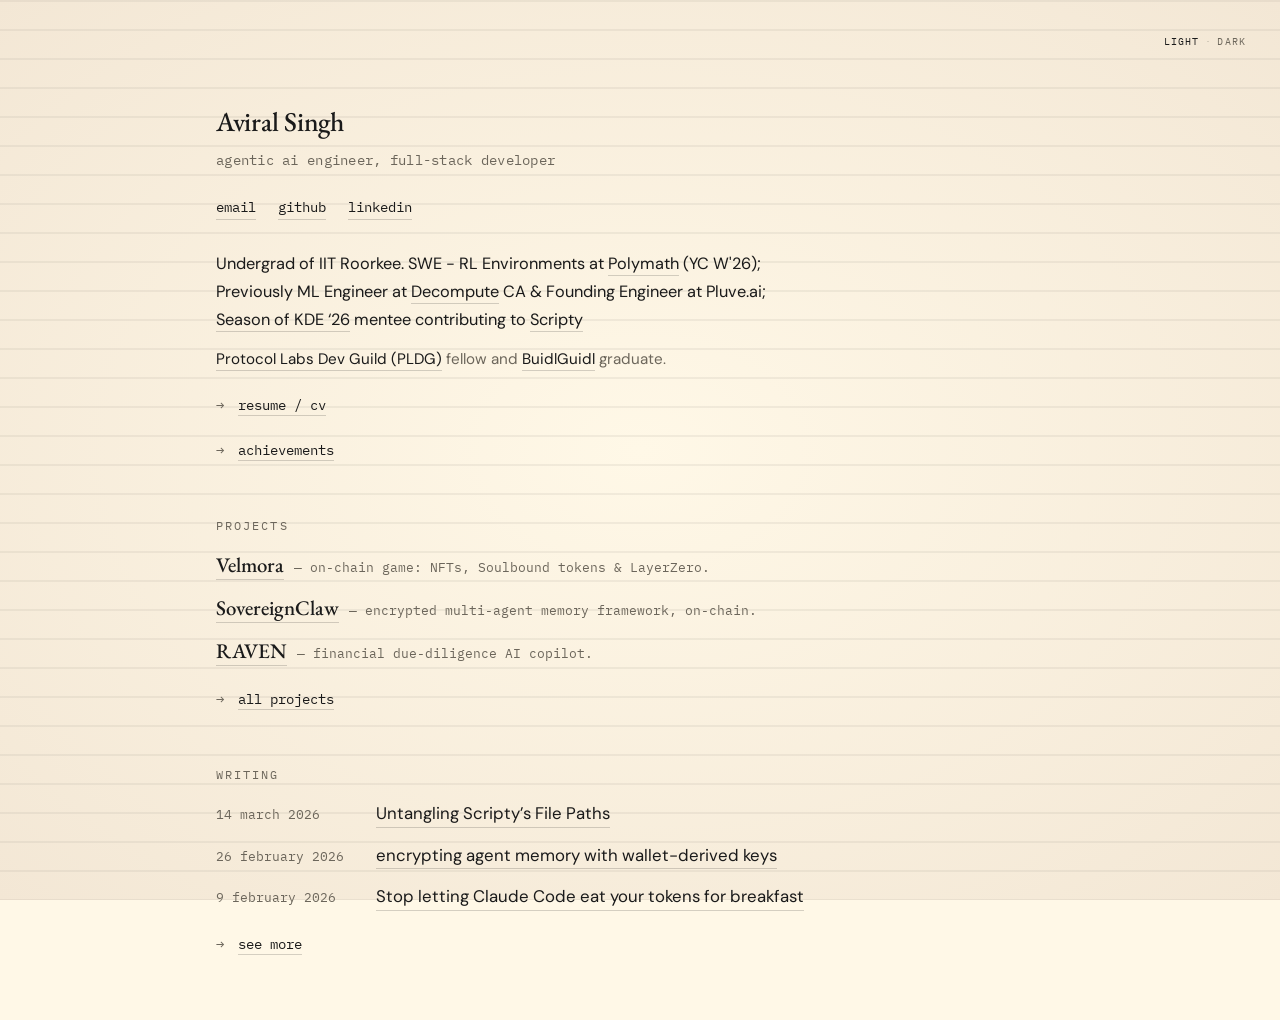
<file: index.html>
<!DOCTYPE html>
<html lang="en" data-theme="light">
<head>
  <meta charset="UTF-8" />
  <meta name="viewport" content="width=device-width, initial-scale=1.0" />
  <title>Aviral Singh</title>
  <meta name="description" content="Aviral Singh — Agentic AI Engineer & Full-Stack Developer." />

  <!-- Prevent theme flash before CSS loads -->
  <script>
    (function () {
      try {
        var t = (location.search.match(/[?&]theme=(light|dark)/) || [])[1];
        if (!t) {
          try {
            if (localStorage.getItem('theme-explicit') === '1') t = localStorage.getItem('theme');
          } catch (e) {}
        }
        if (t !== 'light' && t !== 'dark') t = 'light';
        document.documentElement.setAttribute('data-theme', t);
      } catch (e) {}
    })();
  </script>

  <!-- Fonts -->
  <link rel="preconnect" href="https://fonts.googleapis.com" />
  <link rel="preconnect" href="https://fonts.gstatic.com" crossorigin />
  <link href="https://fonts.googleapis.com/css2?family=EB+Garamond:ital,wght@0,400;0,500;0,600;1,400;1,500&family=DM+Sans:opsz,wght@9..40,400;9..40,500&family=IBM+Plex+Mono:wght@400;500&display=swap" rel="stylesheet" />

  <link rel="stylesheet" href="styles.css" />
</head>
<body>
  <!-- Layered canvas: grid (behind) + frame (border) -->
  <div class="bg-grid" aria-hidden="true"></div>
  <div class="frame" aria-hidden="true"></div>

  <!-- Theme toggle, pinned top-right inside the frame -->
  <div class="toggle" role="group" aria-label="Color theme">
    <button type="button" class="toggle__opt" data-set-theme="light">Light</button>
    <span class="toggle__sep" aria-hidden="true">·</span>
    <button type="button" class="toggle__opt" data-set-theme="dark">Dark</button>
  </div>

  <main class="wrap">

    <h1 class="name">Aviral Singh</h1>
    <p class="tagline">agentic ai engineer, full-stack developer</p>

    <nav class="social">
      <a href="mailto:aviral02singh@gmail.com">email</a>
      <a href="https://github.com/Av1ralS1ngh" target="_blank" rel="noopener">github</a>
      <a href="https://www.linkedin.com/in/aviral-singh02" target="_blank" rel="noopener">linkedin</a>
    </nav>

    <p class="bio">
      Undergrad of IIT Roorkee. SWE - RL Environments at
      <a href="https://polymathlabs.ai/" target="_blank" rel="noopener">Polymath</a> (YC W'26);<br>
      Previously ML Engineer at
      <a href="https://decompute.run" target="_blank" rel="noopener">Decompute</a> CA &amp; Founding Engineer at Pluve.ai;
      <a href="https://season.kde.org/" target="_blank" rel="noopener"><br>
        Season of KDE ‘26</a> mentee contributing to <a href="https://invent.kde.org/sysadmin/l10n-scripty/-/blob/master/README" target="_blank" rel="noopener">Scripty</a>
    </p>

    <p class="creds">
      <a href="https://www.pldg.xyz" target="_blank" rel="noopener">Protocol Labs Dev Guild (PLDG)</a> fellow and
      <a href="https://buidlguidl.com" target="_blank" rel="noopener">BuidlGuidl</a> graduate.
    </p>

    <p class="quick">
      <span class="ar">→</span>
      <a href="https://drive.google.com/file/d/1Ez3uFMK6Gsk4tWPqVikNDtkziG4ytrkh/view" target="_blank" rel="noopener">resume / cv</a>
    </p>
    <p class="quick">
      <span class="ar">→</span> <a href="achievements.html">achievements</a>
    </p>

    <section class="block">
      <p class="label">Projects</p>
      <ul class="projects">
        <li class="proj">
          <a class="proj__name" href="https://github.com/Av1ralS1ngh/Velmora" target="_blank" rel="noopener">Velmora</a>
          <span class="proj__desc">— on-chain game: NFTs, Soulbound tokens &amp; LayerZero.</span>
        </li>
        <li class="proj">
          <a class="proj__name" href="https://github.com/Av1ralS1ngh/Sovereign-Claw" target="_blank" rel="noopener">SovereignClaw</a>
          <span class="proj__desc">— encrypted multi-agent memory framework, on-chain.</span>
        </li>
        <li class="proj">
          <a class="proj__name" href="https://github.com/Av1ralS1ngh/RAVEN" target="_blank" rel="noopener">RAVEN</a>
          <span class="proj__desc">— financial due-diligence AI copilot.</span>
        </li>
      </ul>
      <p class="quick">
        <span class="ar">→</span> <a href="https://github.com/Av1ralS1ngh?tab=repositories" target="_blank" rel="noopener">all projects</a>
      </p>
    </section>

    <section class="block">
      <p class="label">Writing</p>
      <ul class="writing">
        <li class="write">
          <span class="write__date">14 march 2026</span>
          <a class="write__title" href="https://blogs.kde.org/2026/03/14/season-of-kde-2026-untangling-scriptys-file-paths/" target="_blank" rel="noopener">Untangling Scripty’s File Paths</a>
        </li>
        <li class="write">
          <span class="write__date">26 february 2026</span>
          <a class="write__title" href="writing/encrypted-agent-memory.html">encrypting agent memory with wallet-derived keys</a>
        </li>
        <li class="write">
          <span class="write__date">9 february 2026</span>
          <a class="write__title" href="writing/decompute-tokens.html">Stop letting Claude Code eat your tokens for breakfast</a>
        </li>
      </ul>
      <p class="quick">
        <span class="ar">→</span> <a href="writing/index.html">see more</a>
      </p>
    </section>

  </main>

  <script src="script.js"></script>
</body>
</html>
</file>
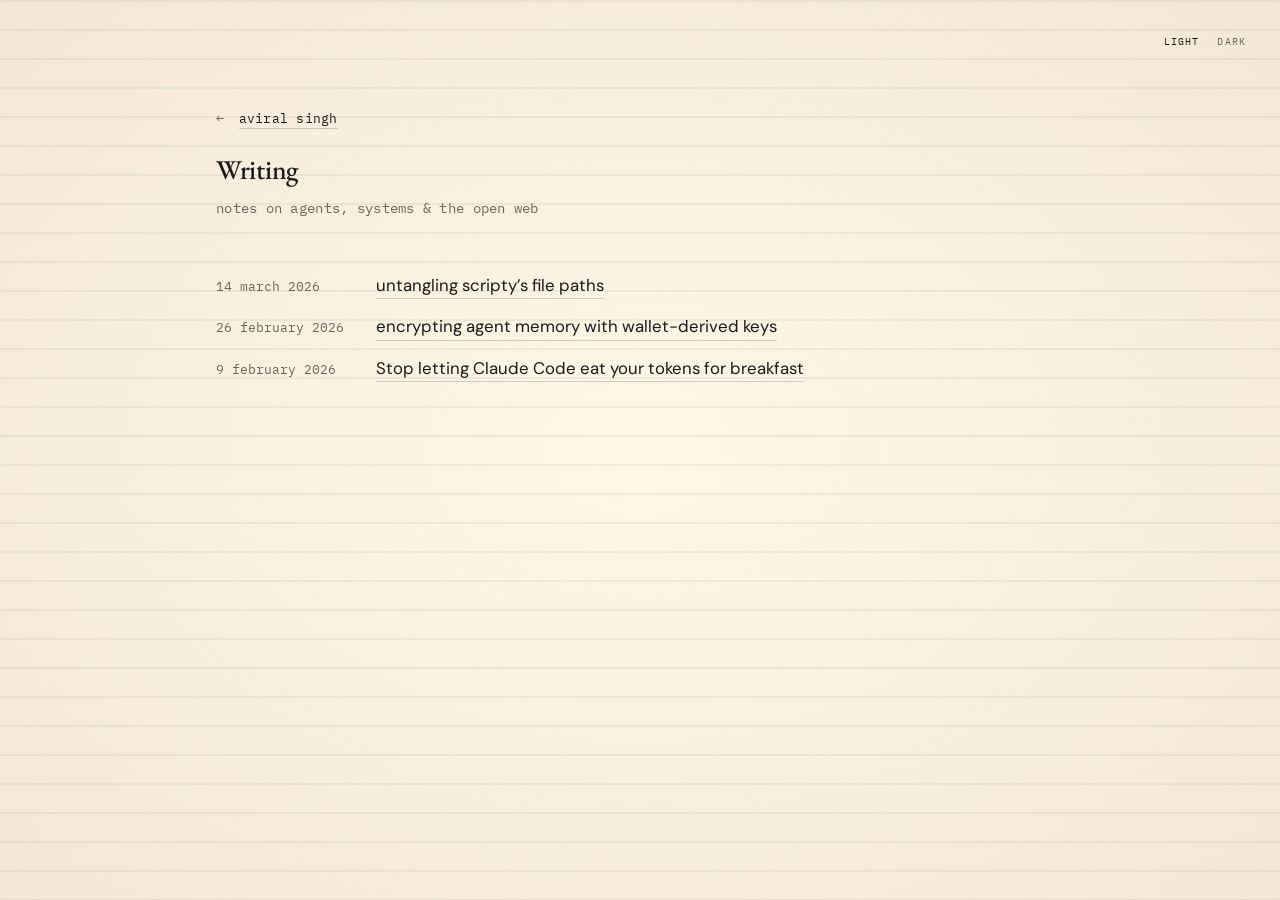
<file: writing/index.html>
<!DOCTYPE html>
<html lang="en" data-theme="light">
<head>
  <meta charset="UTF-8" />
  <meta name="viewport" content="width=device-width, initial-scale=1.0" />
  <title>Aviral Singh — Writing</title>
  <meta name="description" content="Writing — notes on agents, systems & the open web by Aviral Singh." />

  <!-- Prevent theme flash before CSS loads -->
  <script>
    (function () {
      try {
        var t = (location.search.match(/[?&]theme=(light|dark)/) || [])[1];
        if (!t) {
          try {
            if (localStorage.getItem('theme-explicit') === '1') t = localStorage.getItem('theme');
          } catch (e) {}
        }
        if (t !== 'light' && t !== 'dark') t = 'light';
        document.documentElement.setAttribute('data-theme', t);
      } catch (e) {}
    })();
  </script>

  <!-- Fonts -->
  <link rel="preconnect" href="https://fonts.googleapis.com" />
  <link rel="preconnect" href="https://fonts.gstatic.com" crossorigin />
  <link href="https://fonts.googleapis.com/css2?family=EB+Garamond:ital,wght@0,400;0,500;0,600;1,400;1,500&family=DM+Sans:opsz,wght@9..40,400;9..40,500&family=IBM+Plex+Mono:wght@400;500&display=swap" rel="stylesheet" />

  <link rel="stylesheet" href="../styles.css" />
</head>
<body>
  <!-- Layered canvas: grid (behind) + frame (border) -->
  <div class="bg-grid" aria-hidden="true"></div>
  <div class="frame" aria-hidden="true"></div>

  <!-- Theme toggle, pinned top-right inside the frame -->
  <div class="toggle" role="group" aria-label="Color theme">
    <button type="button" class="toggle__opt" data-set-theme="light">Light</button>
    <span class="toggle__sep" aria-hidden="true">&middot;</span>
    <button type="button" class="toggle__opt" data-set-theme="dark">Dark</button>
  </div>

  <main class="wrap">

    <p class="back"><span class="ar">←</span> <a href="../index.html">aviral singh</a></p>

    <h1 class="name">Writing</h1>
    <p class="tagline">notes on agents, systems &amp; the open web</p>

    <section class="block">
      <ul class="writing">
        <li class="write">
          <span class="write__date">14 march 2026</span>
          <a class="write__title" href="https://blogs.kde.org/2026/03/14/season-of-kde-2026-untangling-scriptys-file-paths/" target="_blank" rel="noopener">untangling scripty’s file paths</a>
        </li>
        <li class="write">
          <span class="write__date">26 february 2026</span>
          <a class="write__title" href="encrypted-agent-memory.html">encrypting agent memory with wallet-derived keys</a>
        </li>
        <li class="write">
          <span class="write__date">9 february 2026</span>
          <a class="write__title" href="decompute-tokens.html">Stop letting Claude Code eat your tokens for breakfast</a>
        </li>
      </ul>
    </section>

  </main>

  <script src="../script.js"></script>
</body>
</html>
</file>
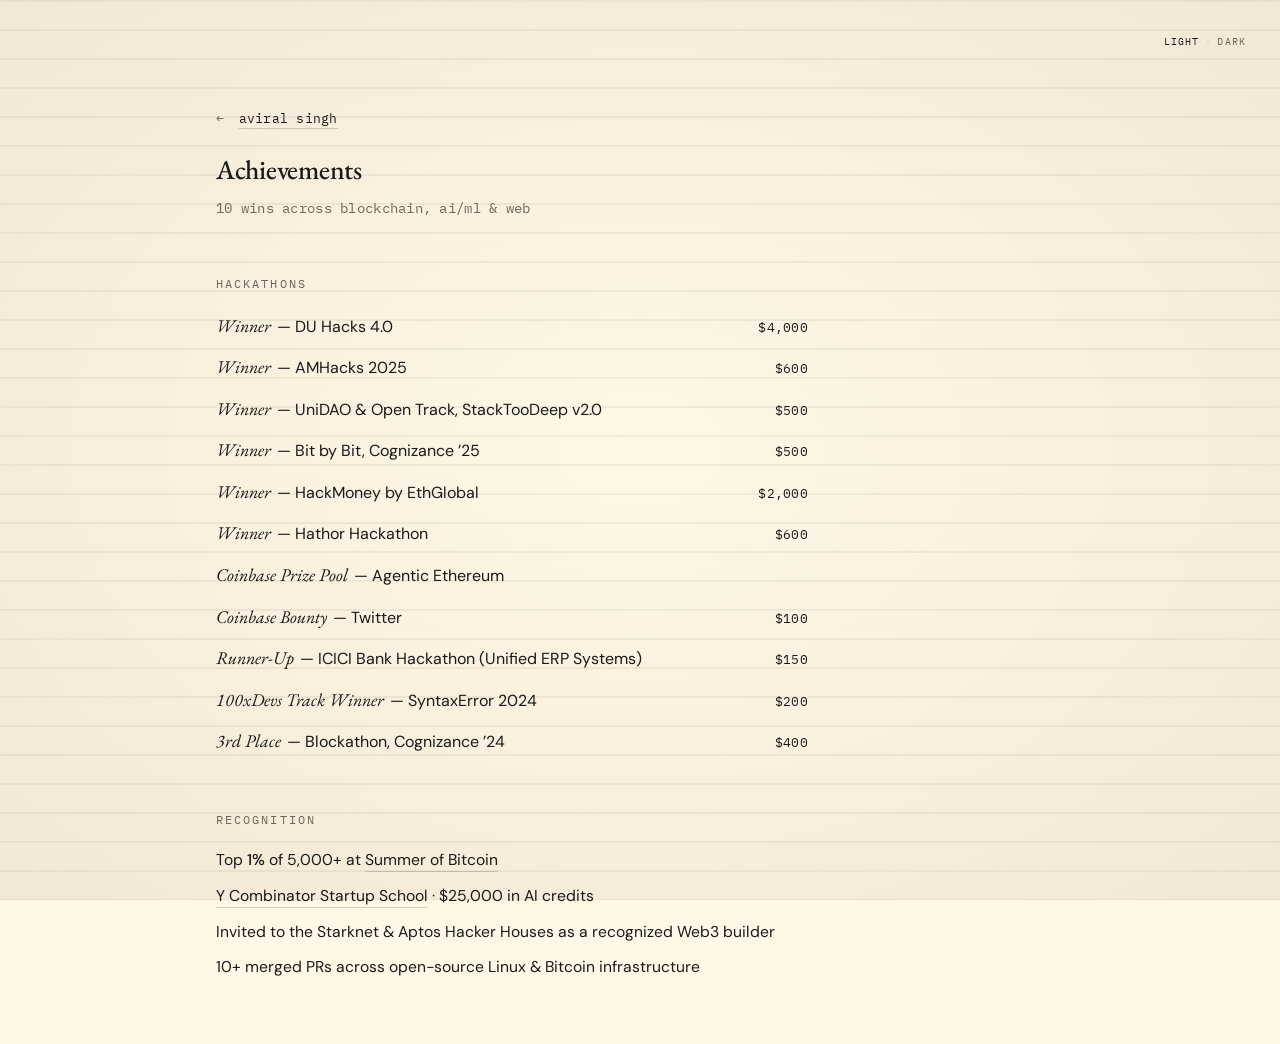
<file: achievements.html>
<!DOCTYPE html>
<html lang="en" data-theme="light">
<head>
  <meta charset="UTF-8" />
  <meta name="viewport" content="width=device-width, initial-scale=1.0" />
  <title>Aviral Singh — Achievements</title>
  <meta name="description" content="Achievements & awards — Aviral Singh." />

  <!-- Prevent theme flash before CSS loads -->
  <script>
    (function () {
      try {
        var t = (location.search.match(/[?&]theme=(light|dark)/) || [])[1];
        if (!t) {
          try {
            if (localStorage.getItem('theme-explicit') === '1') t = localStorage.getItem('theme');
          } catch (e) {}
        }
        if (t !== 'light' && t !== 'dark') t = 'light';
        document.documentElement.setAttribute('data-theme', t);
      } catch (e) {}
    })();
  </script>

  <!-- Fonts -->
  <link rel="preconnect" href="https://fonts.googleapis.com" />
  <link rel="preconnect" href="https://fonts.gstatic.com" crossorigin />
  <link href="https://fonts.googleapis.com/css2?family=EB+Garamond:ital,wght@0,400;0,500;0,600;1,400;1,500&family=DM+Sans:opsz,wght@9..40,400;9..40,500&family=IBM+Plex+Mono:wght@400;500&display=swap" rel="stylesheet" />

  <link rel="stylesheet" href="styles.css" />
</head>
<body>
  <!-- Layered canvas: grid (behind) + frame (border) -->
  <div class="bg-grid" aria-hidden="true"></div>
  <div class="frame" aria-hidden="true"></div>

  <!-- Theme toggle, pinned top-right inside the frame -->
  <div class="toggle" role="group" aria-label="Color theme">
    <button type="button" class="toggle__opt" data-set-theme="light">Light</button>
    <span class="toggle__sep" aria-hidden="true">·</span>
    <button type="button" class="toggle__opt" data-set-theme="dark">Dark</button>
  </div>

  <main class="wrap">

    <p class="back"><span class="ar">←</span> <a href="index.html">aviral singh</a></p>

    <h1 class="name">Achievements</h1>
    <p class="tagline">10 wins across blockchain, ai/ml &amp; web</p>

    <section class="block">
      <p class="label">Hackathons</p>
      <ul class="ach">
        <li><span class="ach__t"><span class="ach__w">Winner</span> — DU Hacks 4.0</span><span class="ach__amt">$4,000</span></li>
        <li><span class="ach__t"><span class="ach__w">Winner</span> — AMHacks 2025</span><span class="ach__amt">$600</span></li>
        <li><span class="ach__t"><span class="ach__w">Winner</span> — UniDAO &amp; Open Track, StackTooDeep v2.0</span><span class="ach__amt">$500</span></li>
        <li><span class="ach__t"><span class="ach__w">Winner</span> — Bit by Bit, Cognizance ’25</span><span class="ach__amt">$500</span></li>
        <li><span class="ach__t"><span class="ach__w">Winner</span> — HackMoney by EthGlobal</span><span class="ach__amt">$2,000</span></li>
        <li><span class="ach__t"><span class="ach__w">Winner</span> — Hathor Hackathon</span><span class="ach__amt">$600</span></li>
        <li><span class="ach__t"><span class="ach__w">Coinbase Prize Pool</span> — Agentic Ethereum</span></li>
        <li><span class="ach__t"><span class="ach__w">Coinbase Bounty</span> — Twitter</span><span class="ach__amt">$100</span></li>
        <li><span class="ach__t"><span class="ach__w">Runner-Up</span> — ICICI Bank Hackathon (Unified ERP Systems)</span><span class="ach__amt">$150</span></li>
        <li><span class="ach__t"><span class="ach__w">100xDevs Track Winner</span> — SyntaxError 2024</span><span class="ach__amt">$200</span></li>
        <li><span class="ach__t"><span class="ach__w">3rd Place</span> — Blockathon, Cognizance ’24</span><span class="ach__amt">$400</span></li>
      </ul>
    </section>

    <section class="block">
      <p class="label">Recognition</p>
      <ul class="honors">
        <li>Top <strong>1%</strong> of 5,000+ at <a href="https://www.summerofbitcoin.org/" target="_blank" rel="noopener">Summer of Bitcoin</a></li>
        <li><a href="https://www.startupschool.org/" target="_blank" rel="noopener">Y Combinator Startup School</a> · $25,000 in AI credits</li>
        <li>Invited to the Starknet &amp; Aptos Hacker Houses as a recognized Web3 builder</li>
        <li>10+ merged PRs across open-source Linux &amp; Bitcoin infrastructure</li>
      </ul>
    </section>

  </main>

  <script src="script.js"></script>
</body>
</html>
</file>
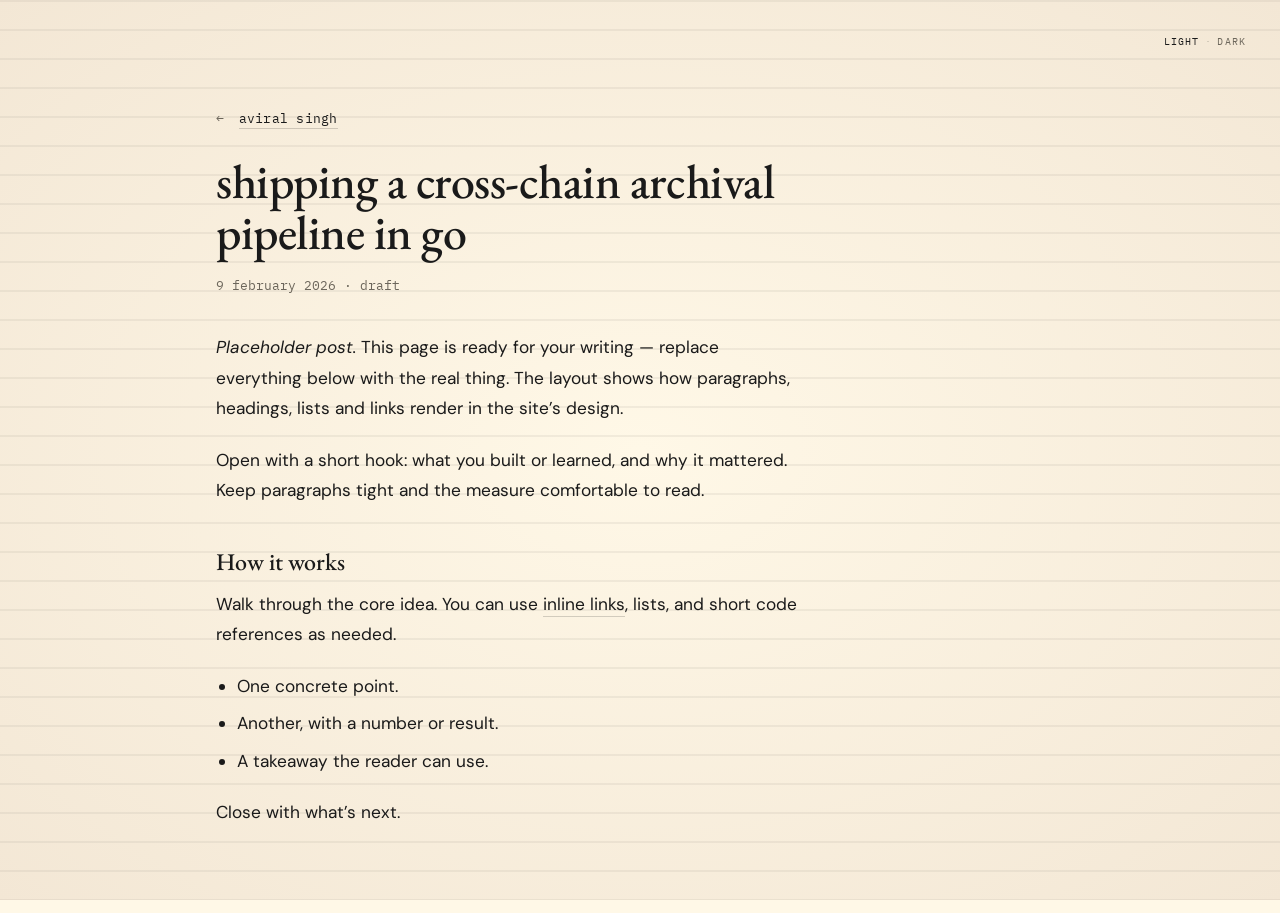
<file: writing/cross-chain-archival.html>
<!DOCTYPE html>
<html lang="en" data-theme="light">
<head>
  <meta charset="UTF-8" />
  <meta name="viewport" content="width=device-width, initial-scale=1.0" />
  <title>shipping a cross-chain archival pipeline in go — Aviral Singh</title>
  <meta name="description" content="shipping a cross-chain archival pipeline in go — Aviral Singh." />

  <!-- Prevent theme flash before CSS loads -->
  <script>
    (function () {
      try {
        var t = (location.search.match(/[?&]theme=(light|dark)/) || [])[1];
        if (!t) {
          try {
            if (localStorage.getItem('theme-explicit') === '1') t = localStorage.getItem('theme');
          } catch (e) {}
        }
        if (t !== 'light' && t !== 'dark') t = 'light';
        document.documentElement.setAttribute('data-theme', t);
      } catch (e) {}
    })();
  </script>

  <!-- Fonts -->
  <link rel="preconnect" href="https://fonts.googleapis.com" />
  <link rel="preconnect" href="https://fonts.gstatic.com" crossorigin />
  <link href="https://fonts.googleapis.com/css2?family=EB+Garamond:ital,wght@0,400;0,500;0,600;1,400;1,500&family=DM+Sans:opsz,wght@9..40,400;9..40,500&family=IBM+Plex+Mono:wght@400;500&display=swap" rel="stylesheet" />

  <link rel="stylesheet" href="../styles.css" />
</head>
<body>
  <!-- Layered canvas: grid (behind) + frame (border) -->
  <div class="bg-grid" aria-hidden="true"></div>
  <div class="frame" aria-hidden="true"></div>

  <!-- Theme toggle, pinned top-right inside the frame -->
  <div class="toggle" role="group" aria-label="Color theme">
    <button type="button" class="toggle__opt" data-set-theme="light">Light</button>
    <span class="toggle__sep" aria-hidden="true">&middot;</span>
    <button type="button" class="toggle__opt" data-set-theme="dark">Dark</button>
  </div>

  <main class="wrap">
    <article class="article">
      <p class="back"><span class="ar">←</span> <a href="../index.html">aviral singh</a></p>

      <h1 class="article__title">shipping a cross-chain archival pipeline in go</h1>
      <p class="article__meta">9 february 2026 · draft</p>

      <!-- TODO: replace the placeholder body below with your post -->
      <div class="article__body">
        <p><em>Placeholder post.</em> This page is ready for your writing — replace everything below with the real thing. The layout shows how paragraphs, headings, lists and links render in the site’s design.</p>
        <p>Open with a short hook: what you built or learned, and why it mattered. Keep paragraphs tight and the measure comfortable to read.</p>
        <h2>How it works</h2>
        <p>Walk through the core idea. You can use <a href="../index.html">inline links</a>, lists, and short code references as needed.</p>
        <ul>
          <li>One concrete point.</li>
          <li>Another, with a number or result.</li>
          <li>A takeaway the reader can use.</li>
        </ul>
        <p>Close with what’s next.</p>
      </div>
    </article>
  </main>

  <script src="../script.js"></script>
</body>
</html>
</file>
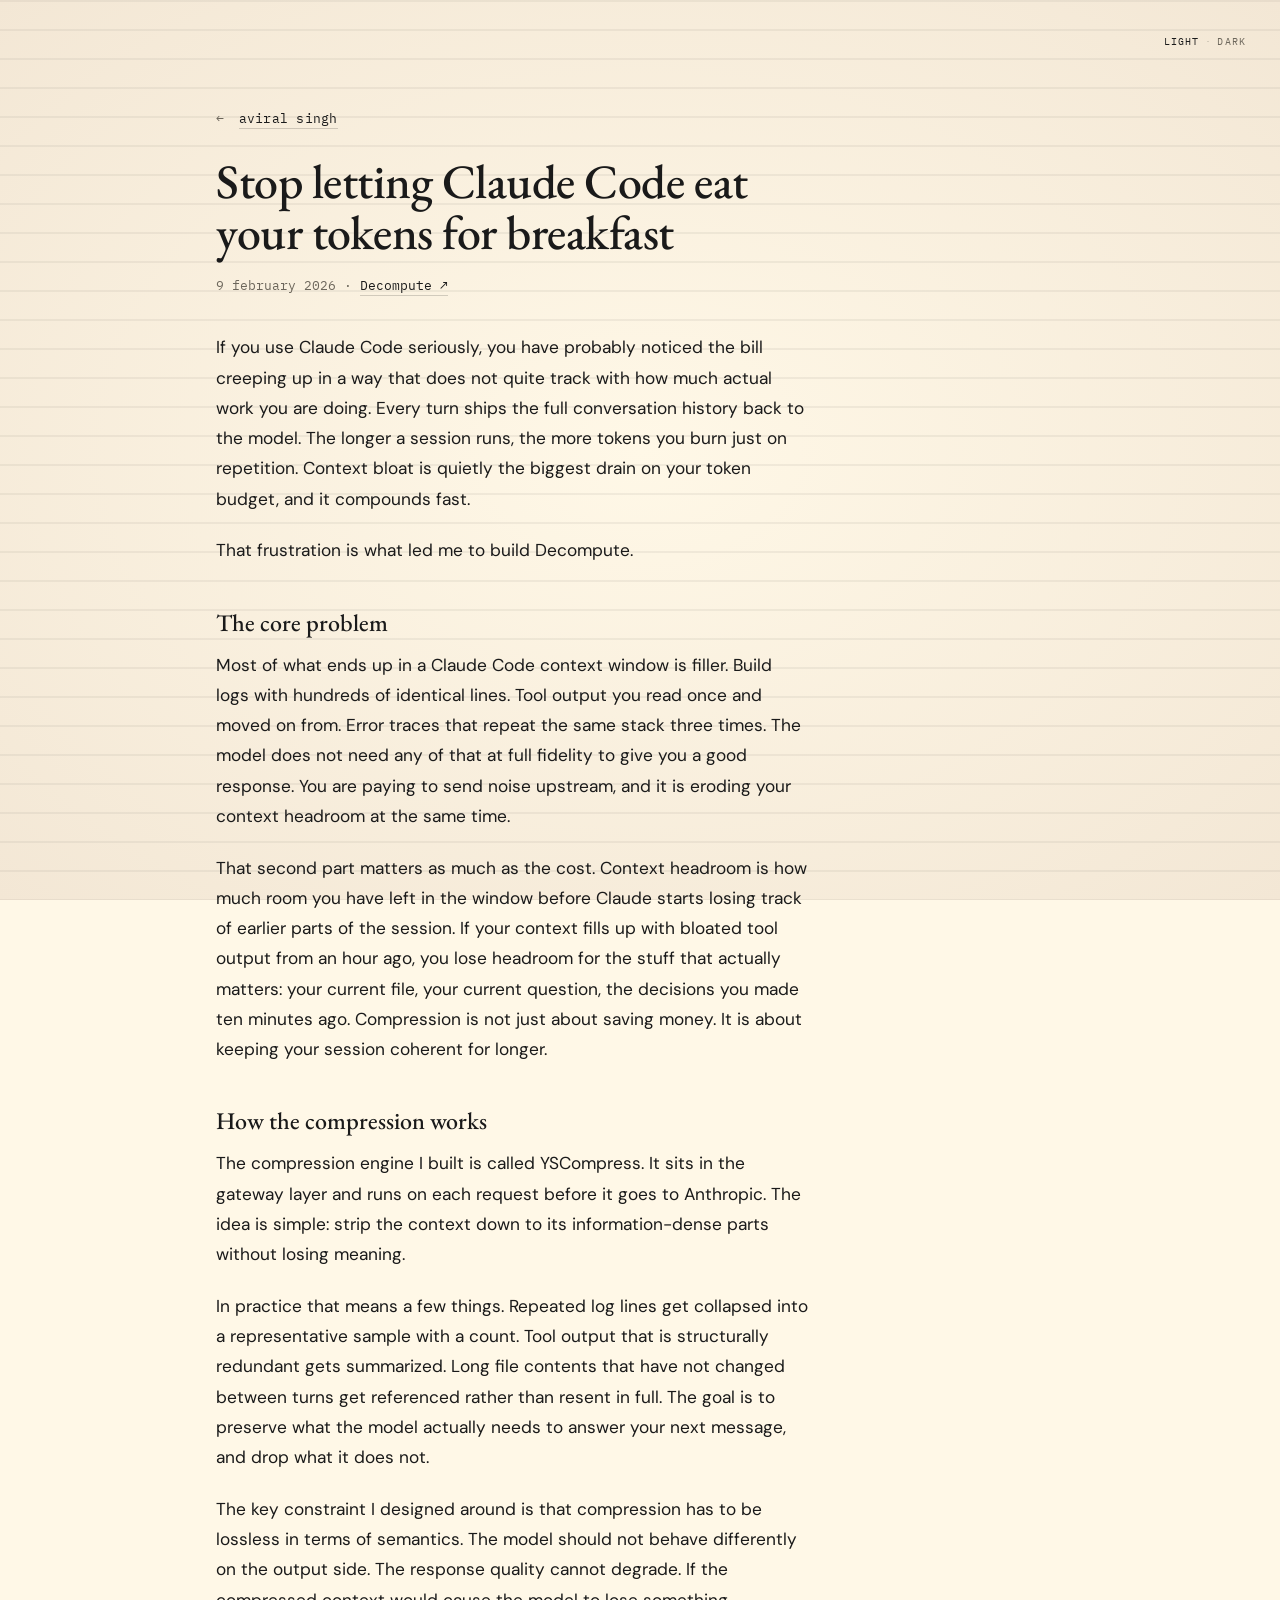
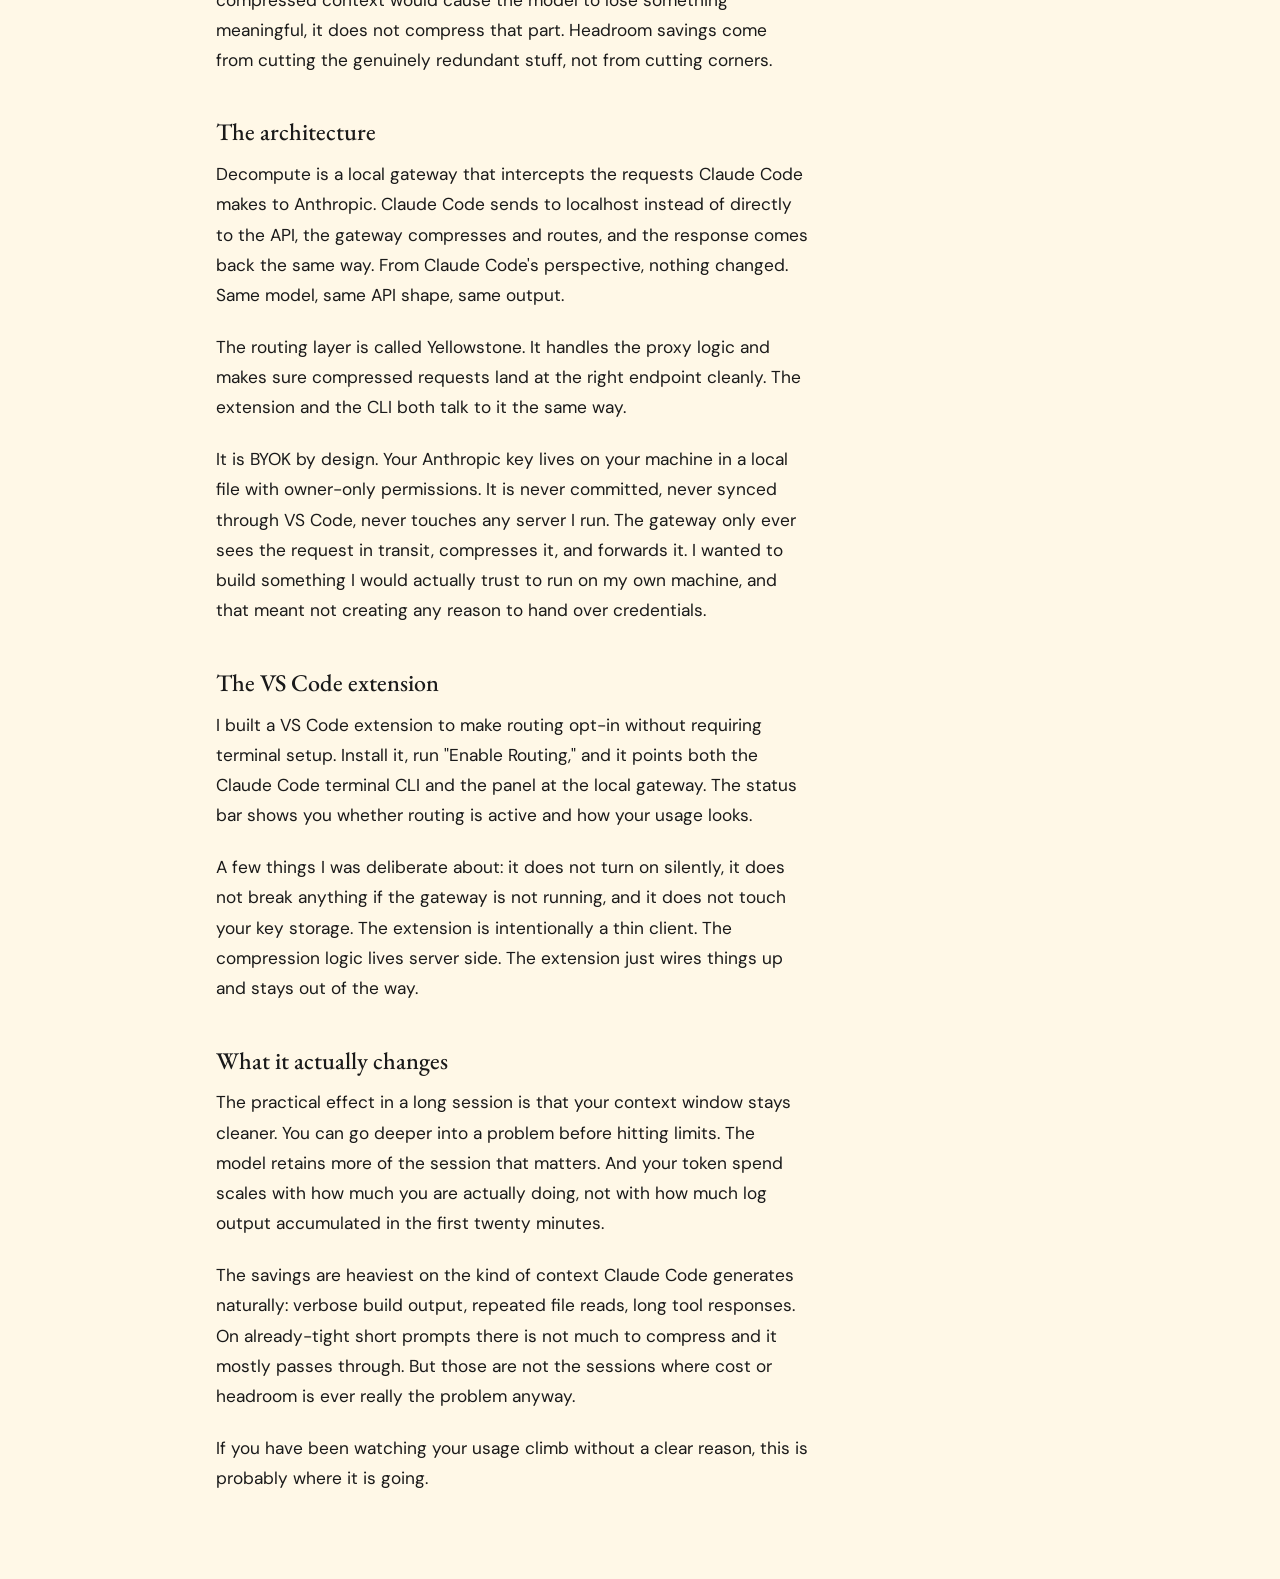
<file: writing/decompute-tokens.html>
<!DOCTYPE html>
<html lang="en" data-theme="light">
<head>
  <meta charset="UTF-8" />
  <meta name="viewport" content="width=device-width, initial-scale=1.0" />
  <title>Stop letting Claude Code eat your tokens for breakfast · Aviral Singh</title>
  <meta name="description" content="Stop letting Claude Code eat your tokens for breakfast · Aviral Singh." />

  <!-- Prevent theme flash before CSS loads -->
  <script>
    (function () {
      try {
        var t = (location.search.match(/[?&]theme=(light|dark)/) || [])[1];
        if (!t) {
          try {
            if (localStorage.getItem('theme-explicit') === '1') t = localStorage.getItem('theme');
          } catch (e) {}
        }
        if (t !== 'light' && t !== 'dark') t = 'light';
        document.documentElement.setAttribute('data-theme', t);
      } catch (e) {}
    })();
  </script>

  <!-- Fonts -->
  <link rel="preconnect" href="https://fonts.googleapis.com" />
  <link rel="preconnect" href="https://fonts.gstatic.com" crossorigin />
  <link href="https://fonts.googleapis.com/css2?family=EB+Garamond:ital,wght@0,400;0,500;0,600;1,400;1,500&family=DM+Sans:opsz,wght@9..40,400;9..40,500&family=IBM+Plex+Mono:wght@400;500&display=swap" rel="stylesheet" />

  <link rel="stylesheet" href="../styles.css" />
</head>
<body>
  <!-- Layered canvas: grid (behind) + frame (border) -->
  <div class="bg-grid" aria-hidden="true"></div>
  <div class="frame" aria-hidden="true"></div>

  <!-- Theme toggle, pinned top-right inside the frame -->
  <div class="toggle" role="group" aria-label="Color theme">
    <button type="button" class="toggle__opt" data-set-theme="light">Light</button>
    <span class="toggle__sep" aria-hidden="true">&middot;</span>
    <button type="button" class="toggle__opt" data-set-theme="dark">Dark</button>
  </div>

  <main class="wrap">
    <article class="article">
      <p class="back"><span class="ar">←</span> <a href="../index.html">aviral singh</a></p>

      <h1 class="article__title">Stop letting Claude Code eat your tokens for breakfast</h1>
      <p class="article__meta">9 february 2026 · <a href="https://decompute.run" target="_blank" rel="noopener">Decompute ↗</a></p>

      <div class="article__body">
        <p>If you use Claude Code seriously, you have probably noticed the bill creeping up in a way that does not quite track with how much actual work you are doing. Every turn ships the full conversation history back to the model. The longer a session runs, the more tokens you burn just on repetition. Context bloat is quietly the biggest drain on your token budget, and it compounds fast.</p>

        <p>That frustration is what led me to build Decompute.</p>

        <h2>The core problem</h2>
        <p>Most of what ends up in a Claude Code context window is filler. Build logs with hundreds of identical lines. Tool output you read once and moved on from. Error traces that repeat the same stack three times. The model does not need any of that at full fidelity to give you a good response. You are paying to send noise upstream, and it is eroding your context headroom at the same time.</p>

        <p>That second part matters as much as the cost. Context headroom is how much room you have left in the window before Claude starts losing track of earlier parts of the session. If your context fills up with bloated tool output from an hour ago, you lose headroom for the stuff that actually matters: your current file, your current question, the decisions you made ten minutes ago. Compression is not just about saving money. It is about keeping your session coherent for longer.</p>

        <h2>How the compression works</h2>
        <p>The compression engine I built is called YSCompress. It sits in the gateway layer and runs on each request before it goes to Anthropic. The idea is simple: strip the context down to its information-dense parts without losing meaning.</p>

        <p>In practice that means a few things. Repeated log lines get collapsed into a representative sample with a count. Tool output that is structurally redundant gets summarized. Long file contents that have not changed between turns get referenced rather than resent in full. The goal is to preserve what the model actually needs to answer your next message, and drop what it does not.</p>

        <p>The key constraint I designed around is that compression has to be lossless in terms of semantics. The model should not behave differently on the output side. The response quality cannot degrade. If the compressed context would cause the model to lose something meaningful, it does not compress that part. Headroom savings come from cutting the genuinely redundant stuff, not from cutting corners.</p>

        <h2>The architecture</h2>
        <p>Decompute is a local gateway that intercepts the requests Claude Code makes to Anthropic. Claude Code sends to localhost instead of directly to the API, the gateway compresses and routes, and the response comes back the same way. From Claude Code's perspective, nothing changed. Same model, same API shape, same output.</p>

        <p>The routing layer is called Yellowstone. It handles the proxy logic and makes sure compressed requests land at the right endpoint cleanly. The extension and the CLI both talk to it the same way.</p>

        <p>It is BYOK by design. Your Anthropic key lives on your machine in a local file with owner-only permissions. It is never committed, never synced through VS Code, never touches any server I run. The gateway only ever sees the request in transit, compresses it, and forwards it. I wanted to build something I would actually trust to run on my own machine, and that meant not creating any reason to hand over credentials.</p>

        <h2>The VS Code extension</h2>
        <p>I built a VS Code extension to make routing opt-in without requiring terminal setup. Install it, run "Enable Routing," and it points both the Claude Code terminal CLI and the panel at the local gateway. The status bar shows you whether routing is active and how your usage looks.</p>

        <p>A few things I was deliberate about: it does not turn on silently, it does not break anything if the gateway is not running, and it does not touch your key storage. The extension is intentionally a thin client. The compression logic lives server side. The extension just wires things up and stays out of the way.</p>

        <h2>What it actually changes</h2>
        <p>The practical effect in a long session is that your context window stays cleaner. You can go deeper into a problem before hitting limits. The model retains more of the session that matters. And your token spend scales with how much you are actually doing, not with how much log output accumulated in the first twenty minutes.</p>

        <p>The savings are heaviest on the kind of context Claude Code generates naturally: verbose build output, repeated file reads, long tool responses. On already-tight short prompts there is not much to compress and it mostly passes through. But those are not the sessions where cost or headroom is ever really the problem anyway.</p>

        <p>If you have been watching your usage climb without a clear reason, this is probably where it is going.</p>
      </div>
    </article>
  </main>

  <script src="../script.js"></script>
</body>
</html>
</file>
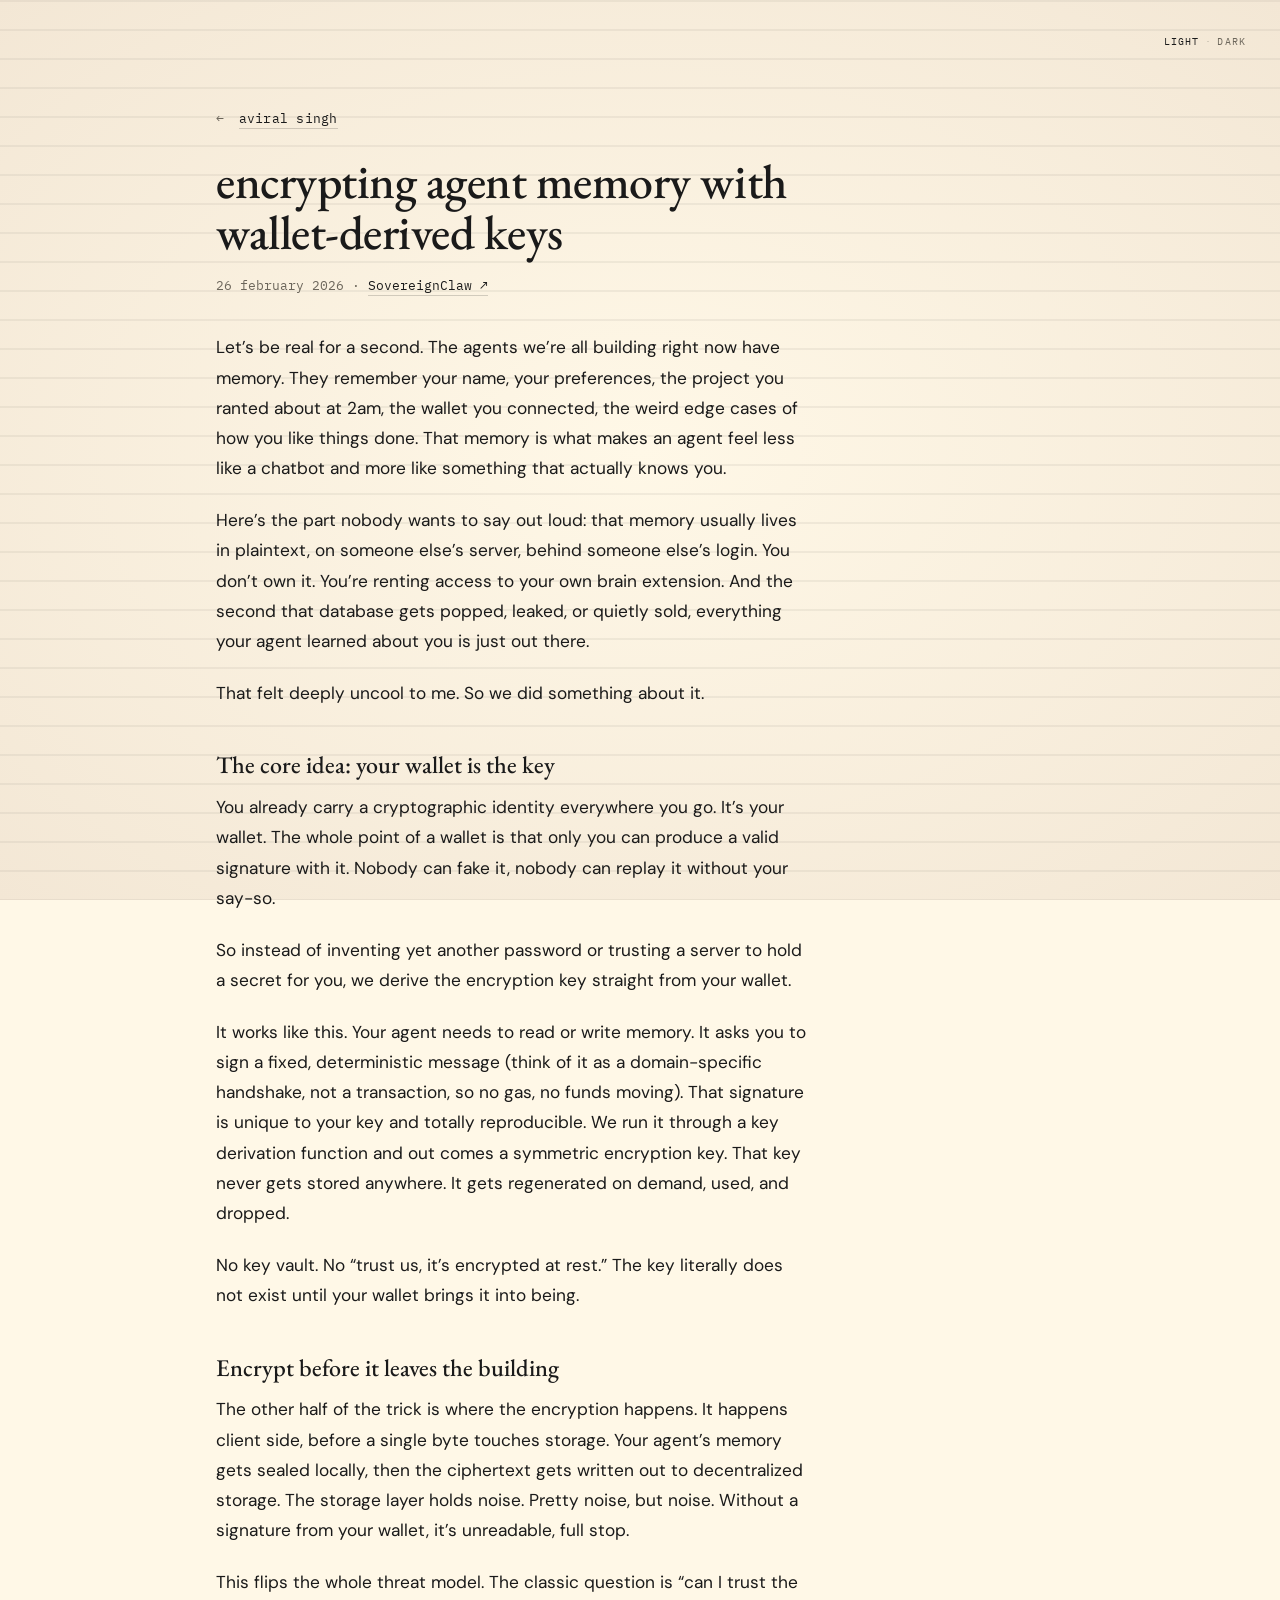
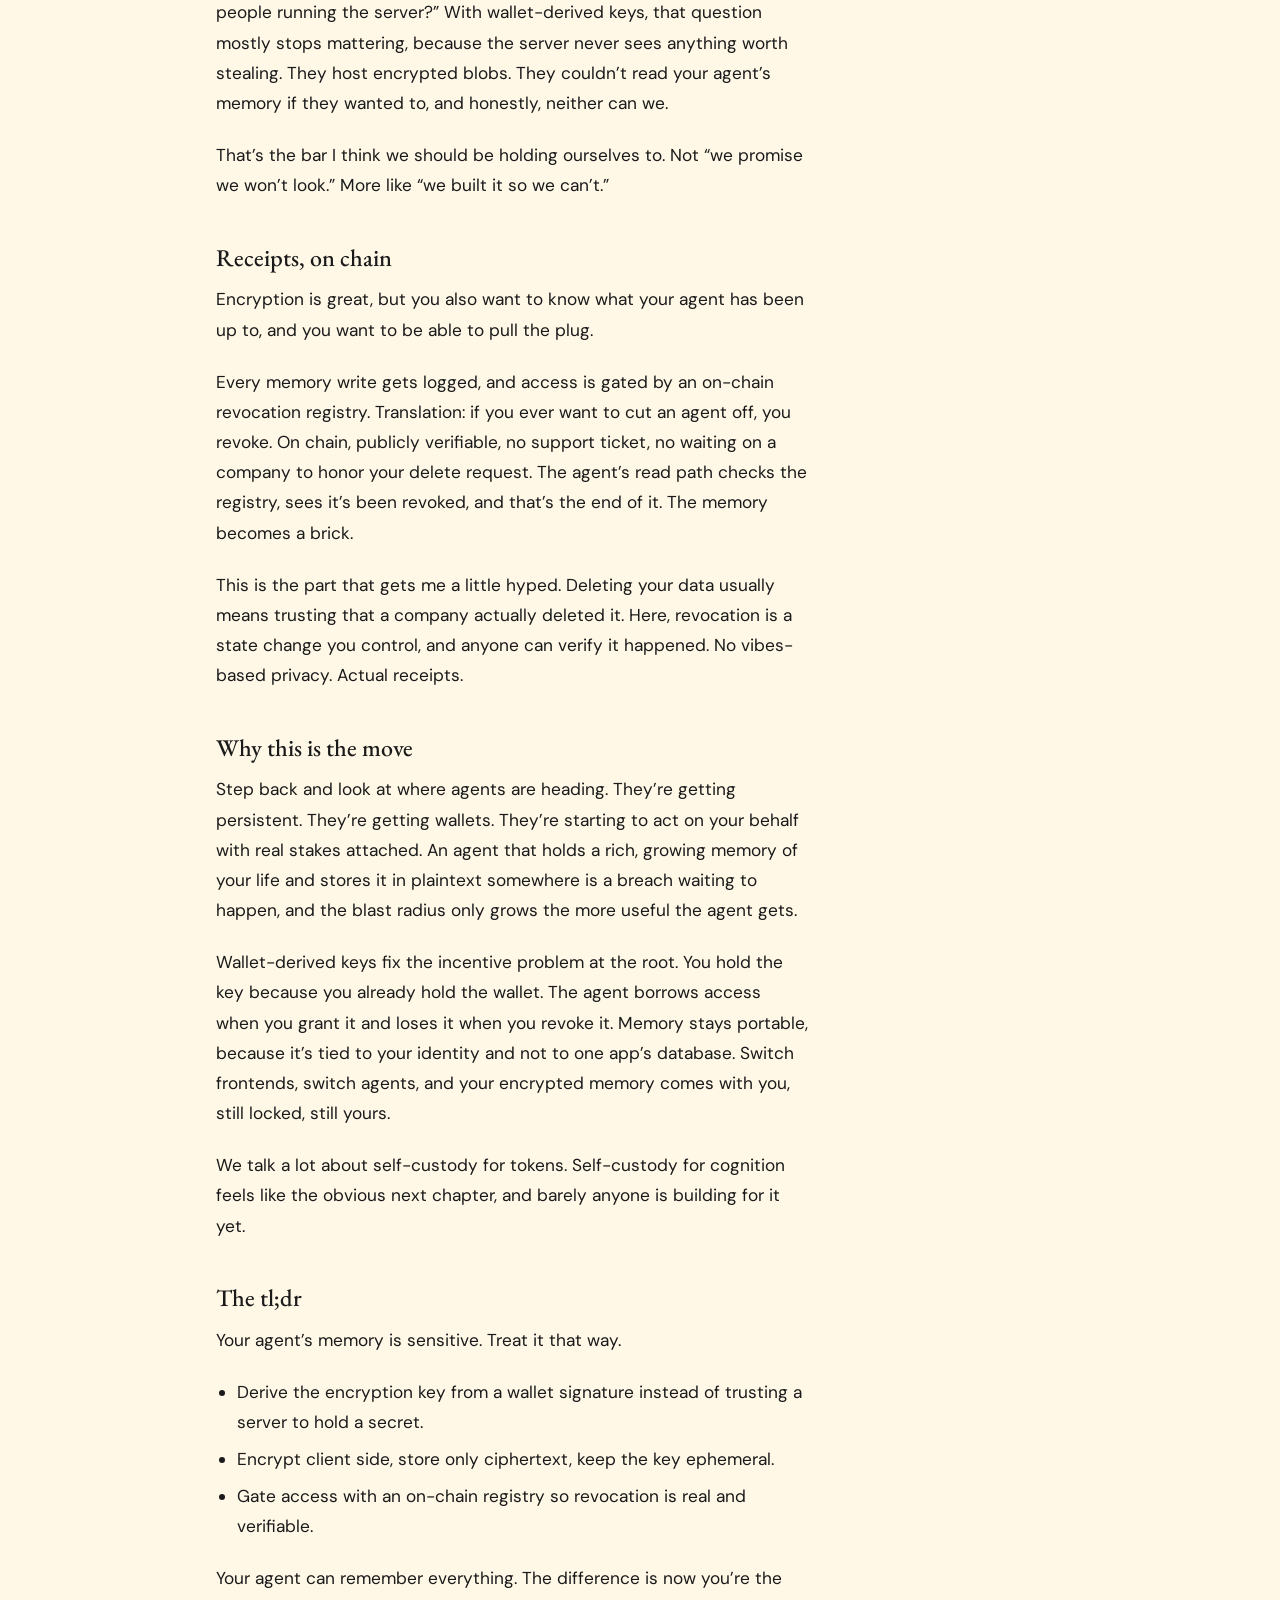
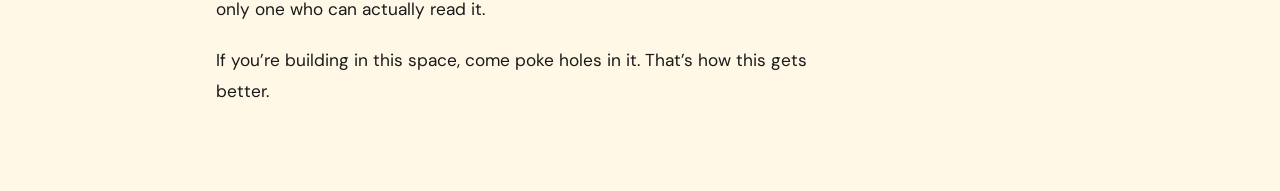
<file: writing/encrypted-agent-memory.html>
<!DOCTYPE html>
<html lang="en" data-theme="light">
<head>
  <meta charset="UTF-8" />
  <meta name="viewport" content="width=device-width, initial-scale=1.0" />
  <title>encrypting agent memory with wallet-derived keys · Aviral Singh</title>
  <meta name="description" content="encrypting agent memory with wallet-derived keys · Aviral Singh." />

  <!-- Prevent theme flash before CSS loads -->
  <script>
    (function () {
      try {
        var t = (location.search.match(/[?&]theme=(light|dark)/) || [])[1];
        if (!t) {
          try {
            if (localStorage.getItem('theme-explicit') === '1') t = localStorage.getItem('theme');
          } catch (e) {}
        }
        if (t !== 'light' && t !== 'dark') t = 'light';
        document.documentElement.setAttribute('data-theme', t);
      } catch (e) {}
    })();
  </script>

  <!-- Fonts -->
  <link rel="preconnect" href="https://fonts.googleapis.com" />
  <link rel="preconnect" href="https://fonts.gstatic.com" crossorigin />
  <link href="https://fonts.googleapis.com/css2?family=EB+Garamond:ital,wght@0,400;0,500;0,600;1,400;1,500&family=DM+Sans:opsz,wght@9..40,400;9..40,500&family=IBM+Plex+Mono:wght@400;500&display=swap" rel="stylesheet" />

  <link rel="stylesheet" href="../styles.css" />
</head>
<body>
  <!-- Layered canvas: grid (behind) + frame (border) -->
  <div class="bg-grid" aria-hidden="true"></div>
  <div class="frame" aria-hidden="true"></div>

  <!-- Theme toggle, pinned top-right inside the frame -->
  <div class="toggle" role="group" aria-label="Color theme">
    <button type="button" class="toggle__opt" data-set-theme="light">Light</button>
    <span class="toggle__sep" aria-hidden="true">&middot;</span>
    <button type="button" class="toggle__opt" data-set-theme="dark">Dark</button>
  </div>

  <main class="wrap">
    <article class="article">
      <p class="back"><span class="ar">←</span> <a href="../index.html">aviral singh</a></p>

      <h1 class="article__title">encrypting agent memory with wallet-derived keys</h1>
      <p class="article__meta">26 february 2026 · <a href="https://github.com/Av1ralS1ngh/Sovereign-Claw" target="_blank" rel="noopener">SovereignClaw ↗</a></p>

      <div class="article__body">
        <p>Let’s be real for a second. The agents we’re all building right now have memory. They remember your name, your preferences, the project you ranted about at 2am, the wallet you connected, the weird edge cases of how you like things done. That memory is what makes an agent feel less like a chatbot and more like something that actually knows you.</p>

        <p>Here’s the part nobody wants to say out loud: that memory usually lives in plaintext, on someone else’s server, behind someone else’s login. You don’t own it. You’re renting access to your own brain extension. And the second that database gets popped, leaked, or quietly sold, everything your agent learned about you is just out there.</p>

        <p>That felt deeply uncool to me. So we did something about it.</p>

        <h2>The core idea: your wallet is the key</h2>
        <p>You already carry a cryptographic identity everywhere you go. It’s your wallet. The whole point of a wallet is that only you can produce a valid signature with it. Nobody can fake it, nobody can replay it without your say-so.</p>
        <p>So instead of inventing yet another password or trusting a server to hold a secret for you, we derive the encryption key straight from your wallet.</p>
        <p>It works like this. Your agent needs to read or write memory. It asks you to sign a fixed, deterministic message (think of it as a domain-specific handshake, not a transaction, so no gas, no funds moving). That signature is unique to your key and totally reproducible. We run it through a key derivation function and out comes a symmetric encryption key. That key never gets stored anywhere. It gets regenerated on demand, used, and dropped.</p>
        <p>No key vault. No “trust us, it’s encrypted at rest.” The key literally does not exist until your wallet brings it into being.</p>

        <h2>Encrypt before it leaves the building</h2>
        <p>The other half of the trick is where the encryption happens. It happens client side, before a single byte touches storage. Your agent’s memory gets sealed locally, then the ciphertext gets written out to decentralized storage. The storage layer holds noise. Pretty noise, but noise. Without a signature from your wallet, it’s unreadable, full stop.</p>
        <p>This flips the whole threat model. The classic question is “can I trust the people running the server?” With wallet-derived keys, that question mostly stops mattering, because the server never sees anything worth stealing. They host encrypted blobs. They couldn’t read your agent’s memory if they wanted to, and honestly, neither can we.</p>
        <p>That’s the bar I think we should be holding ourselves to. Not “we promise we won’t look.” More like “we built it so we can’t.”</p>

        <h2>Receipts, on chain</h2>
        <p>Encryption is great, but you also want to know what your agent has been up to, and you want to be able to pull the plug.</p>
        <p>Every memory write gets logged, and access is gated by an on-chain revocation registry. Translation: if you ever want to cut an agent off, you revoke. On chain, publicly verifiable, no support ticket, no waiting on a company to honor your delete request. The agent’s read path checks the registry, sees it’s been revoked, and that’s the end of it. The memory becomes a brick.</p>
        <p>This is the part that gets me a little hyped. Deleting your data usually means trusting that a company actually deleted it. Here, revocation is a state change you control, and anyone can verify it happened. No vibes-based privacy. Actual receipts.</p>

        <h2>Why this is the move</h2>
        <p>Step back and look at where agents are heading. They’re getting persistent. They’re getting wallets. They’re starting to act on your behalf with real stakes attached. An agent that holds a rich, growing memory of your life and stores it in plaintext somewhere is a breach waiting to happen, and the blast radius only grows the more useful the agent gets.</p>
        <p>Wallet-derived keys fix the incentive problem at the root. You hold the key because you already hold the wallet. The agent borrows access when you grant it and loses it when you revoke it. Memory stays portable, because it’s tied to your identity and not to one app’s database. Switch frontends, switch agents, and your encrypted memory comes with you, still locked, still yours.</p>
        <p>We talk a lot about self-custody for tokens. Self-custody for cognition feels like the obvious next chapter, and barely anyone is building for it yet.</p>

        <h2>The tl;dr</h2>
        <p>Your agent’s memory is sensitive. Treat it that way.</p>
        <ul>
          <li>Derive the encryption key from a wallet signature instead of trusting a server to hold a secret.</li>
          <li>Encrypt client side, store only ciphertext, keep the key ephemeral.</li>
          <li>Gate access with an on-chain registry so revocation is real and verifiable.</li>
        </ul>
        <p>Your agent can remember everything. The difference is now you’re the only one who can actually read it.</p>
        <p>If you’re building in this space, come poke holes in it. That’s how this gets better.</p>
      </div>
    </article>
  </main>

  <script src="../script.js"></script>
</body>
</html>
</file>
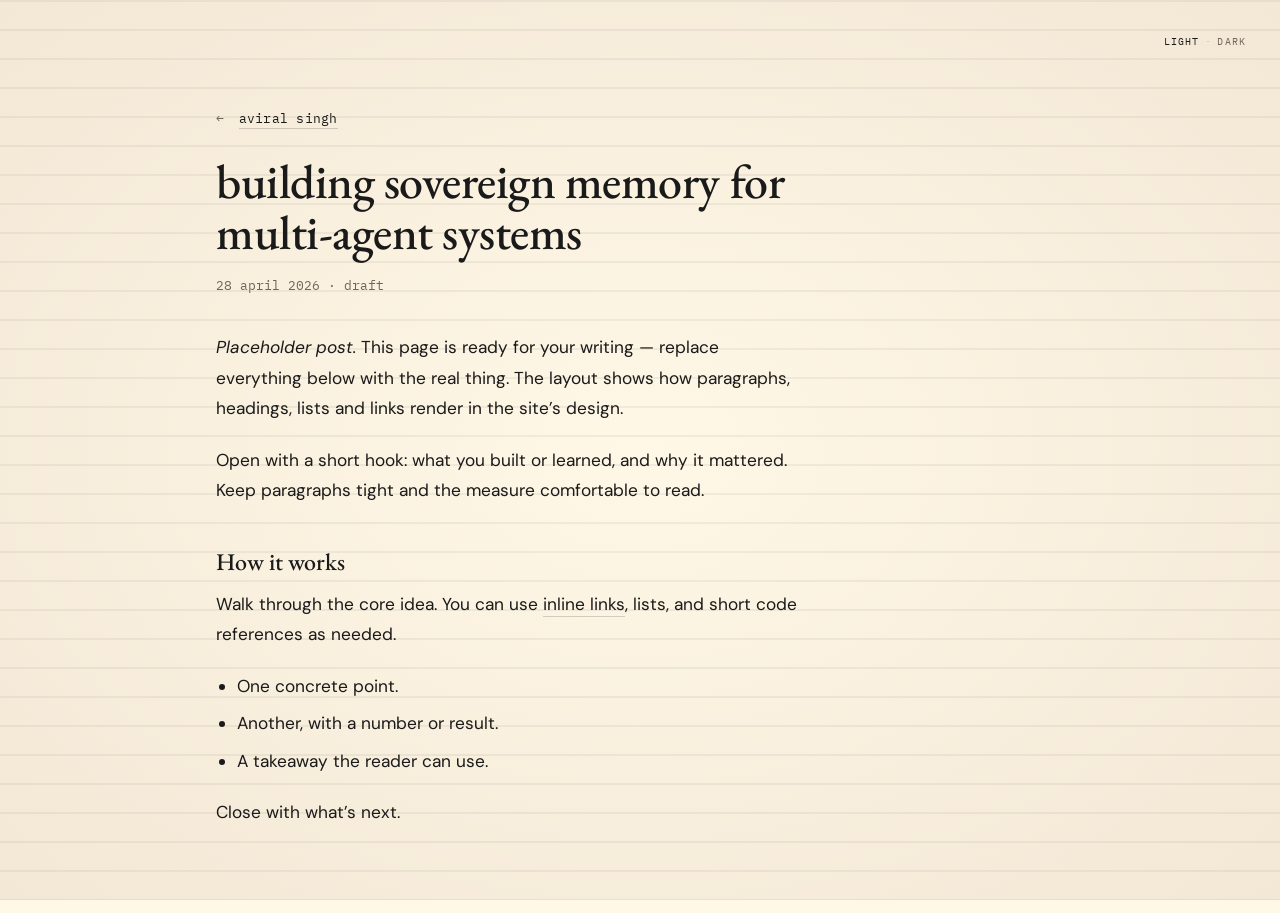
<file: writing/sovereign-memory.html>
<!DOCTYPE html>
<html lang="en" data-theme="light">
<head>
  <meta charset="UTF-8" />
  <meta name="viewport" content="width=device-width, initial-scale=1.0" />
  <title>building sovereign memory for multi-agent systems — Aviral Singh</title>
  <meta name="description" content="building sovereign memory for multi-agent systems — Aviral Singh." />

  <!-- Prevent theme flash before CSS loads -->
  <script>
    (function () {
      try {
        var t = (location.search.match(/[?&]theme=(light|dark)/) || [])[1];
        if (!t) {
          try {
            if (localStorage.getItem('theme-explicit') === '1') t = localStorage.getItem('theme');
          } catch (e) {}
        }
        if (t !== 'light' && t !== 'dark') t = 'light';
        document.documentElement.setAttribute('data-theme', t);
      } catch (e) {}
    })();
  </script>

  <!-- Fonts -->
  <link rel="preconnect" href="https://fonts.googleapis.com" />
  <link rel="preconnect" href="https://fonts.gstatic.com" crossorigin />
  <link href="https://fonts.googleapis.com/css2?family=EB+Garamond:ital,wght@0,400;0,500;0,600;1,400;1,500&family=DM+Sans:opsz,wght@9..40,400;9..40,500&family=IBM+Plex+Mono:wght@400;500&display=swap" rel="stylesheet" />

  <link rel="stylesheet" href="../styles.css" />
</head>
<body>
  <!-- Layered canvas: grid (behind) + frame (border) -->
  <div class="bg-grid" aria-hidden="true"></div>
  <div class="frame" aria-hidden="true"></div>

  <!-- Theme toggle, pinned top-right inside the frame -->
  <div class="toggle" role="group" aria-label="Color theme">
    <button type="button" class="toggle__opt" data-set-theme="light">Light</button>
    <span class="toggle__sep" aria-hidden="true">&middot;</span>
    <button type="button" class="toggle__opt" data-set-theme="dark">Dark</button>
  </div>

  <main class="wrap">
    <article class="article">
      <p class="back"><span class="ar">←</span> <a href="../index.html">aviral singh</a></p>

      <h1 class="article__title">building sovereign memory for multi-agent systems</h1>
      <p class="article__meta">28 april 2026 · draft</p>

      <!-- TODO: replace the placeholder body below with your post -->
      <div class="article__body">
        <p><em>Placeholder post.</em> This page is ready for your writing — replace everything below with the real thing. The layout shows how paragraphs, headings, lists and links render in the site’s design.</p>
        <p>Open with a short hook: what you built or learned, and why it mattered. Keep paragraphs tight and the measure comfortable to read.</p>
        <h2>How it works</h2>
        <p>Walk through the core idea. You can use <a href="../index.html">inline links</a>, lists, and short code references as needed.</p>
        <ul>
          <li>One concrete point.</li>
          <li>Another, with a number or result.</li>
          <li>A takeaway the reader can use.</li>
        </ul>
        <p>Close with what’s next.</p>
      </div>
    </article>
  </main>

  <script src="../script.js"></script>
</body>
</html>
</file>
<file: styles.css>
/* =========================================================
   Aviral Singh — Portfolio
   Design system: paper, ink & grid. No shadows, no gradients.
   ========================================================= */

/* ---------- Theme tokens ---------- */
:root {
  --bg: #fff8e7;          /* warm cream paper (center)   */
  --bg-gradient: radial-gradient(ellipse at center, #fff8e7 0%, #f3e7d5 100%);
  --ink: #1a1a1a;         /* near-black ink              */
  --ink-soft: #6c665b;    /* muted ink for metadata      */
  --line: #1a1a1a;        /* frame + hairlines           */
  --hair: rgba(26, 26, 26, 0.18); /* faint underlines    */

  /* fine 29px horizontal ruling */
  --grid-img: url("data:image/svg+xml,%3Csvg xmlns='http://www.w3.org/2000/svg' width='40' height='29'%3E%3Cpath d='M0 0 H40' fill='none' stroke='%23b0a89a' stroke-opacity='0.156' stroke-width='2'/%3E%3C/svg%3E");

  --frame-inset: 20px;

  --font-serif: "EB Garamond", Georgia, serif;
  --font-sans: "DM Sans", system-ui, sans-serif;
  --font-mono: "IBM Plex Mono", ui-monospace, monospace;

  --maxw: 720px;
}

[data-theme="dark"] {
  --bg: #181310;          /* warm near-black (center)    */
  --bg-gradient: radial-gradient(ellipse at center, #181310 0%, #0e0a07 100%);
  --ink: #ede8dc;         /* cream ink                   */
  --ink-soft: #8f877a;
  --line: #ede8dc;
  --hair: rgba(237, 232, 220, 0.2);

  --grid-img: url("data:image/svg+xml,%3Csvg xmlns='http://www.w3.org/2000/svg' width='40' height='29'%3E%3Cpath d='M0 0 H40' fill='none' stroke='%23b0a89a' stroke-opacity='0.052' stroke-width='2'/%3E%3C/svg%3E");
}

/* ---------- Reset ---------- */
*, *::before, *::after { box-sizing: border-box; }
html { scroll-behavior: smooth; }
body {
  margin: 0;
  min-height: 100vh;
  background-color: var(--bg);
  background-image: var(--bg-gradient);
  background-attachment: fixed;
  color: var(--ink);
  font-family: var(--font-sans);
  font-size: 17px;
  line-height: 1.65;
  -webkit-font-smoothing: antialiased;
  text-rendering: optimizeLegibility;
  transition: background-color 0.4s ease, color 0.4s ease;
}

/* ---------- Theme cross-fade (View Transitions API) ---------- */
/* Cross-fades the whole page on toggle, so the gradient + grid
   (which CSS can't tween) fade smoothly instead of snapping. */
::view-transition-old(root),
::view-transition-new(root) {
  animation-duration: 0.55s;
  animation-timing-function: cubic-bezier(0.4, 0, 0.2, 1);
}

/* ---------- Layered canvas ---------- */
.bg-grid {
  position: fixed;
  inset: 0;
  z-index: 0;
  pointer-events: none;
  background-image: var(--grid-img);
  background-size: 40px 29px;
  background-position: center;
}

/* the fixed framed border */
.frame {
  position: fixed;
  inset: var(--frame-inset);
  z-index: 100;
  pointer-events: none;
  /* border: 1px solid var(--line); */ /* commented out for now */
}

/* ---------- Theme toggle (pinned top-right) ---------- */
.toggle {
  position: fixed;
  top: calc(var(--frame-inset) + 14px);
  right: calc(var(--frame-inset) + 14px);
  z-index: 110;
  display: inline-flex;
  align-items: center;
  gap: 6px;
}
.toggle__opt {
  appearance: none;
  background: none;
  border: none;
  padding: 0;
  cursor: pointer;
  font-family: var(--font-mono);
  font-size: 0.6rem;
  letter-spacing: 0.12em;
  text-transform: uppercase;
  color: var(--ink-soft);
  transition: color 0.15s ease;
}
.toggle__opt[data-active="true"] { color: var(--ink); }
.toggle__sep {
  font-family: var(--font-mono);
  font-size: 0.6rem;
  color: var(--ink-soft);
  opacity: 0.4;
  user-select: none;
}

/* ---------- Page shell ---------- */
.wrap {
  position: relative;
  z-index: 10;
  max-width: var(--maxw);
  margin: 0 auto;
  padding: clamp(64px, 12vh, 130px) clamp(30px, 7vw, 64px) 64px;
  transform: translateX(-10vw); /* lean the whole column left */
}

/* ---------- Links (base) ---------- */
a {
  color: var(--ink);
  text-decoration: none;
  border-bottom: 1px solid var(--hair);
  padding-bottom: 1px;
  transition: border-color 0.2s ease, color 0.2s ease;
}
a:hover { border-color: var(--ink); }

/* ---------- Intro ---------- */
.name {
  font-family: var(--font-serif);
  font-weight: 500;
  font-size: clamp(1.15rem, 3vw, 1.7rem);
  line-height: 1;
  letter-spacing: -0.01em;
  margin: 0;
}
.tagline {
  font-family: var(--font-mono);
  font-size: 0.86rem;
  letter-spacing: 0.02em;
  color: var(--ink-soft);
  margin: 14px 0 0;
}
.social {
  display: flex;
  flex-wrap: wrap;
  gap: 8px 22px;
  margin: 24px 0 0;
  font-family: var(--font-mono);
  font-size: 0.85rem;
}

/* ---------- Bio ---------- */
.bio {
  max-width: 58ch;
  margin: 30px 0 0;
  font-size: 1.02rem;
  line-height: 1.7;
}
.creds {
  max-width: 58ch;
  margin: 14px 0 0;
  font-size: 0.95rem;
  line-height: 1.6;
  color: var(--ink-soft);
}
.creds strong { color: var(--ink); font-weight: 500; }

/* ---------- Back link (sub-pages) ---------- */
.back {
  margin: 0 0 26px;
  font-family: var(--font-mono);
  font-size: 0.82rem;
  letter-spacing: 0.02em;
}
.back .ar { color: var(--ink-soft); margin-right: 6px; }

/* ---------- Arrow / quick links ---------- */
.quick {
  margin: 22px 0 0;
  font-family: var(--font-mono);
  font-size: 0.88rem;
}
.quick .ar {
  color: var(--ink-soft);
  margin-right: 6px;
}

/* ---------- Blocks (projects / honors) ---------- */
.block { margin-top: clamp(40px, 6vh, 64px); }
.label {
  font-family: var(--font-mono);
  font-size: 0.72rem;
  letter-spacing: 0.18em;
  text-transform: uppercase;
  color: var(--ink-soft);
  margin: 0 0 18px;
}

/* projects list */
.projects {
  list-style: none;
  margin: 0;
  padding: 0;
  display: grid;
  gap: 16px;
}
.proj {
  display: flex;
  align-items: baseline;
  flex-wrap: wrap;
  gap: 4px 10px;
}
.proj__name {
  font-family: var(--font-serif);
  font-size: 1.3rem;
  font-weight: 500;
  line-height: 1.2;
}
.proj__desc {
  font-family: var(--font-mono);
  font-size: 0.82rem;
  color: var(--ink-soft);
}

/* honors list */
.honors {
  list-style: none;
  margin: 0;
  padding: 0;
  display: grid;
  gap: 10px;
  font-size: 0.98rem;
}
.honors strong { font-weight: 500; }

/* achievements list (single column) */
.ach {
  list-style: none;
  margin: 0;
  padding: 0;
  display: grid;
  gap: 12px;
  font-size: 1rem;
}
.ach li {
  display: flex;
  align-items: baseline;
  justify-content: space-between;
  gap: 14px;
}
.ach__t { flex: 0 1 auto; }
.ach__w {
  font-family: var(--font-serif);
  font-style: italic;
  font-size: 1.12em;
  margin-right: 2px;
}
.ach__amt {
  flex: none;
  font-family: var(--font-mono);
  font-size: 0.8rem;
  letter-spacing: 0.02em;
  color: var(--ink);
  white-space: nowrap;
}

/* ---------- Writing ---------- */
.writing {
  list-style: none;
  margin: 0;
  padding: 0;
  display: grid;
  gap: 16px;
}
.write {
  display: grid;
  grid-template-columns: 132px 1fr;
  gap: 6px 28px;
  align-items: baseline;
}
.write__date {
  font-family: var(--font-mono);
  font-size: 0.8rem;
  color: var(--ink-soft);
}
.write__title {
  justify-self: start; /* shrink to text so the underline only spans the title */
  font-size: 1.05rem;
  line-height: 1.4;
}

/* ---------- Article (blog post) ---------- */
.article { max-width: 660px; }
.article__title {
  font-family: var(--font-serif);
  font-weight: 500;
  font-size: clamp(2rem, 5vw, 3rem);
  line-height: 1.08;
  letter-spacing: -0.01em;
  margin: 0;
}
.article__meta {
  font-family: var(--font-mono);
  font-size: 0.8rem;
  color: var(--ink-soft);
  margin: 16px 0 0;
}
.article__body {
  margin-top: 36px;
  font-size: 1.08rem;
  line-height: 1.75;
}
.article__body p { margin: 0 0 1.25em; max-width: 64ch; }
.article__body h2 {
  font-family: var(--font-serif);
  font-weight: 500;
  font-size: 1.5rem;
  line-height: 1.2;
  margin: 1.8em 0 0.5em;
}
.article__body ul { padding-left: 1.2em; margin: 0 0 1.25em; }
.article__body li { margin-bottom: 0.4em; }

/* ---------- Focus ---------- */
a:focus-visible, button:focus-visible {
  outline: 2px solid var(--ink);
  outline-offset: 3px;
}

/* ---------- Responsive ---------- */
@media (max-width: 720px) {
  :root { --frame-inset: 10px; }
  body { font-size: 16px; }
  .toggle { top: calc(var(--frame-inset) + 10px); right: calc(var(--frame-inset) + 10px); }
  .wrap { padding-top: clamp(72px, 14vh, 110px); }
  .proj { gap: 2px 8px; }
  .write { grid-template-columns: 1fr; gap: 2px; }
}

/* keep the column from clipping off-screen when there isn't room to shift */
@media (max-width: 1000px) {
  .wrap { transform: none; }
}

@media (prefers-reduced-motion: reduce) {
  html { scroll-behavior: auto; }
  *, *::before, *::after { transition: none !important; }
}
</file>
